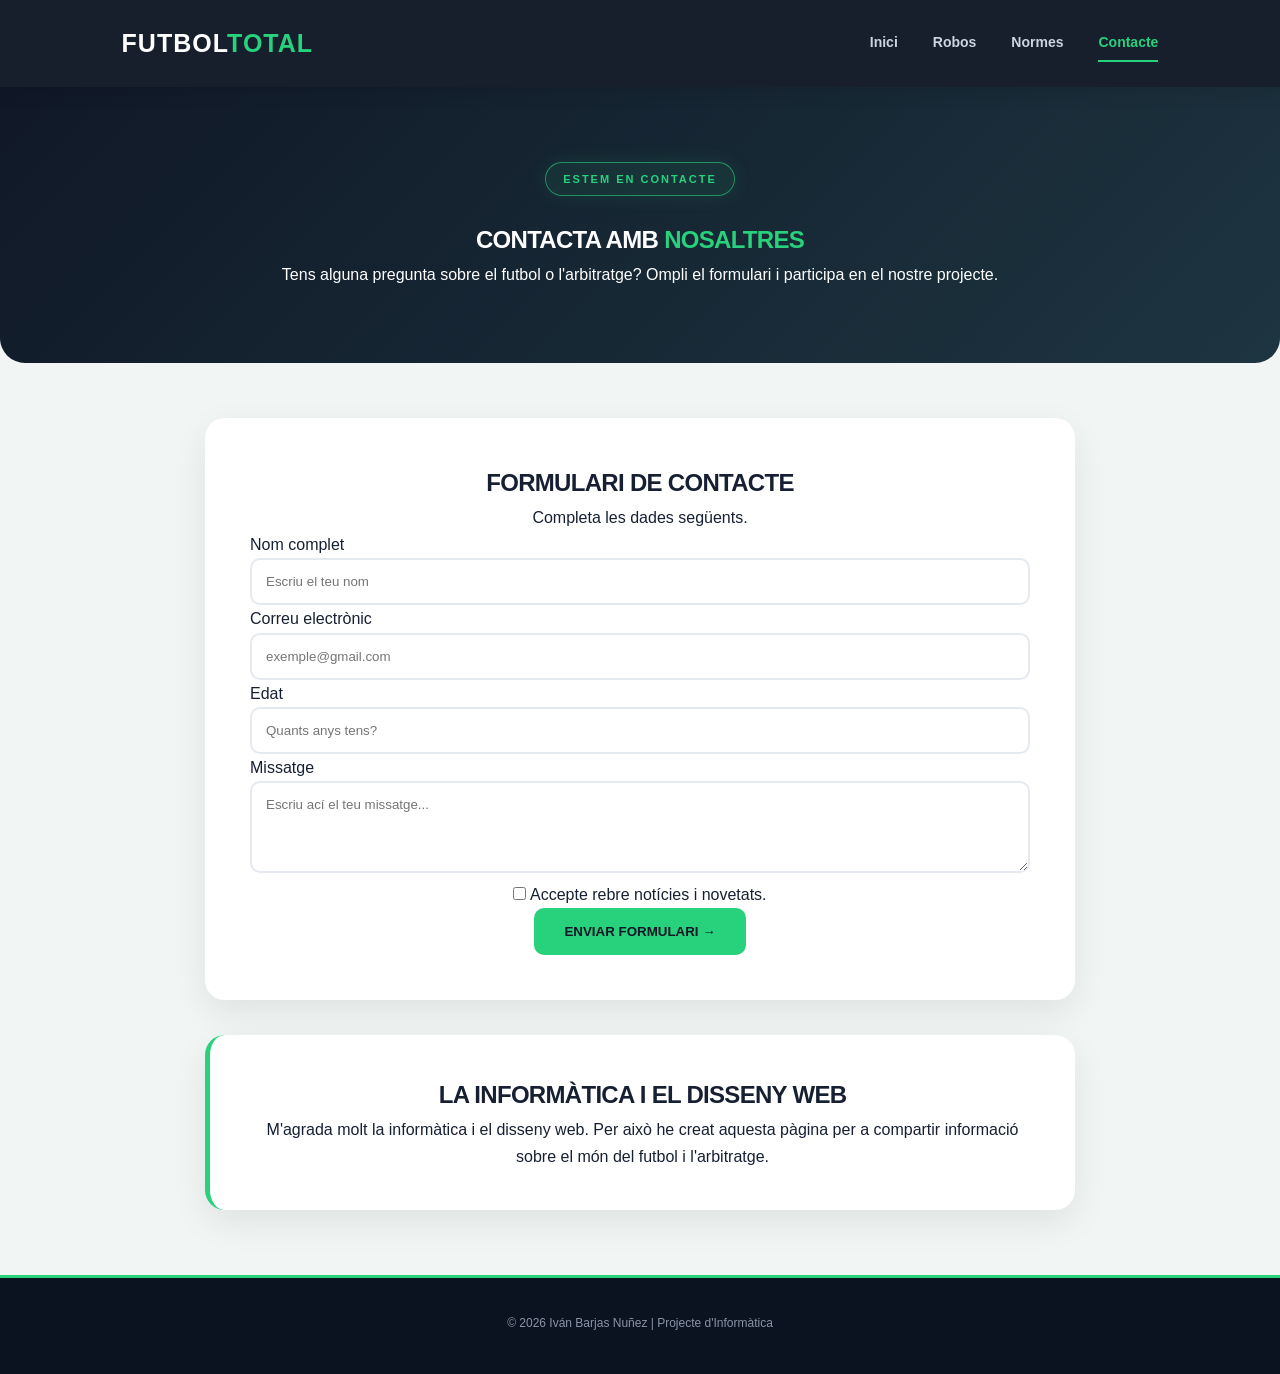
<file: contacte.html>
<!DOCTYPE html>
<html lang="ca">

<head>
    <meta charset="UTF-8">
    <meta name="viewport" content="width=device-width, initial-scale=1.0">
    <title>Contacte | Futbol Total</title>
    <link rel="stylesheet" href="style.css">
</head>

<body>

<header class="header">
    <div class="container nav-container">
        <a href="Index.html" class="logo">
            FUTBOL<span>TOTAL</span>
        </a>

        <nav>
            <a href="index.html">Inici</a>
            <a href="robos.html">Robos</a>
            <a href="normes.html">Normes</a>
            <a href="contacte.html"class="active">Contacte</a>
        </nav>
    </div>
</header>

<section class="formulari-hero">
    <span class="tag">ESTEM EN CONTACTE</span>
    <h1>Contacta amb <span>nosaltres</span></h1>
    <p>
        Tens alguna pregunta sobre el futbol o l'arbitratge?
        Ompli el formulari i participa en el nostre projecte.
    </p>
</section>

<main class="formulari-main">

    <section class="formulari-card">

        <div class="formulari-titol">
            <h2>Formulari de contacte</h2>
            <p>Completa les dades següents.</p>
        </div>

        <form action="#" method="post">

            <div class="camp">
                <label for="nom">Nom complet</label>
                <input
                    type="text"
                    id="nom"
                    name="nom"
                    placeholder="Escriu el teu nom"
                    required>
            </div>

            <div class="camp">
                <label for="email">Correu electrònic</label>
                <input
                    type="email"
                    id="email"
                    name="email"
                    placeholder="exemple@gmail.com"
                    required>
            </div>

            <div class="camp">
                <label for="edat">Edat</label>
                <input
                    type="number"
                    id="edat"
                    name="edat"
                    placeholder="Quants anys tens?"
                    min="1"
                    max="120"
                    required>
            </div>

            <div class="camp">
                <label for="missatge">Missatge</label>
                <textarea
                    id="missatge"
                    name="missatge"
                    rows="4"
                    placeholder="Escriu ací el teu missatge..."></textarea>
            </div>

            <div class="checkbox-camp">
                <input
                    type="checkbox"
                    id="noticies"
                    name="noticies">
                <label for="noticies">
                    Accepte rebre notícies i novetats.
                </label>
            </div>

            <button type="submit" class="enviar">
                Enviar formulari →
            </button>

        </form>

    </section>

    <section class="destacat">
        <h2>La informàtica i el disseny web</h2>
        <p>
            M'agrada molt la informàtica i el disseny web.
            Per això he creat aquesta pàgina per a compartir
            informació sobre el món del futbol i l'arbitratge.
        </p>
    </section>

</main>

<footer>
    <p>© 2026 Iván Barjas Nuñez | Projecte d'Informàtica</p>
</footer>

</body>
</html>
</file>
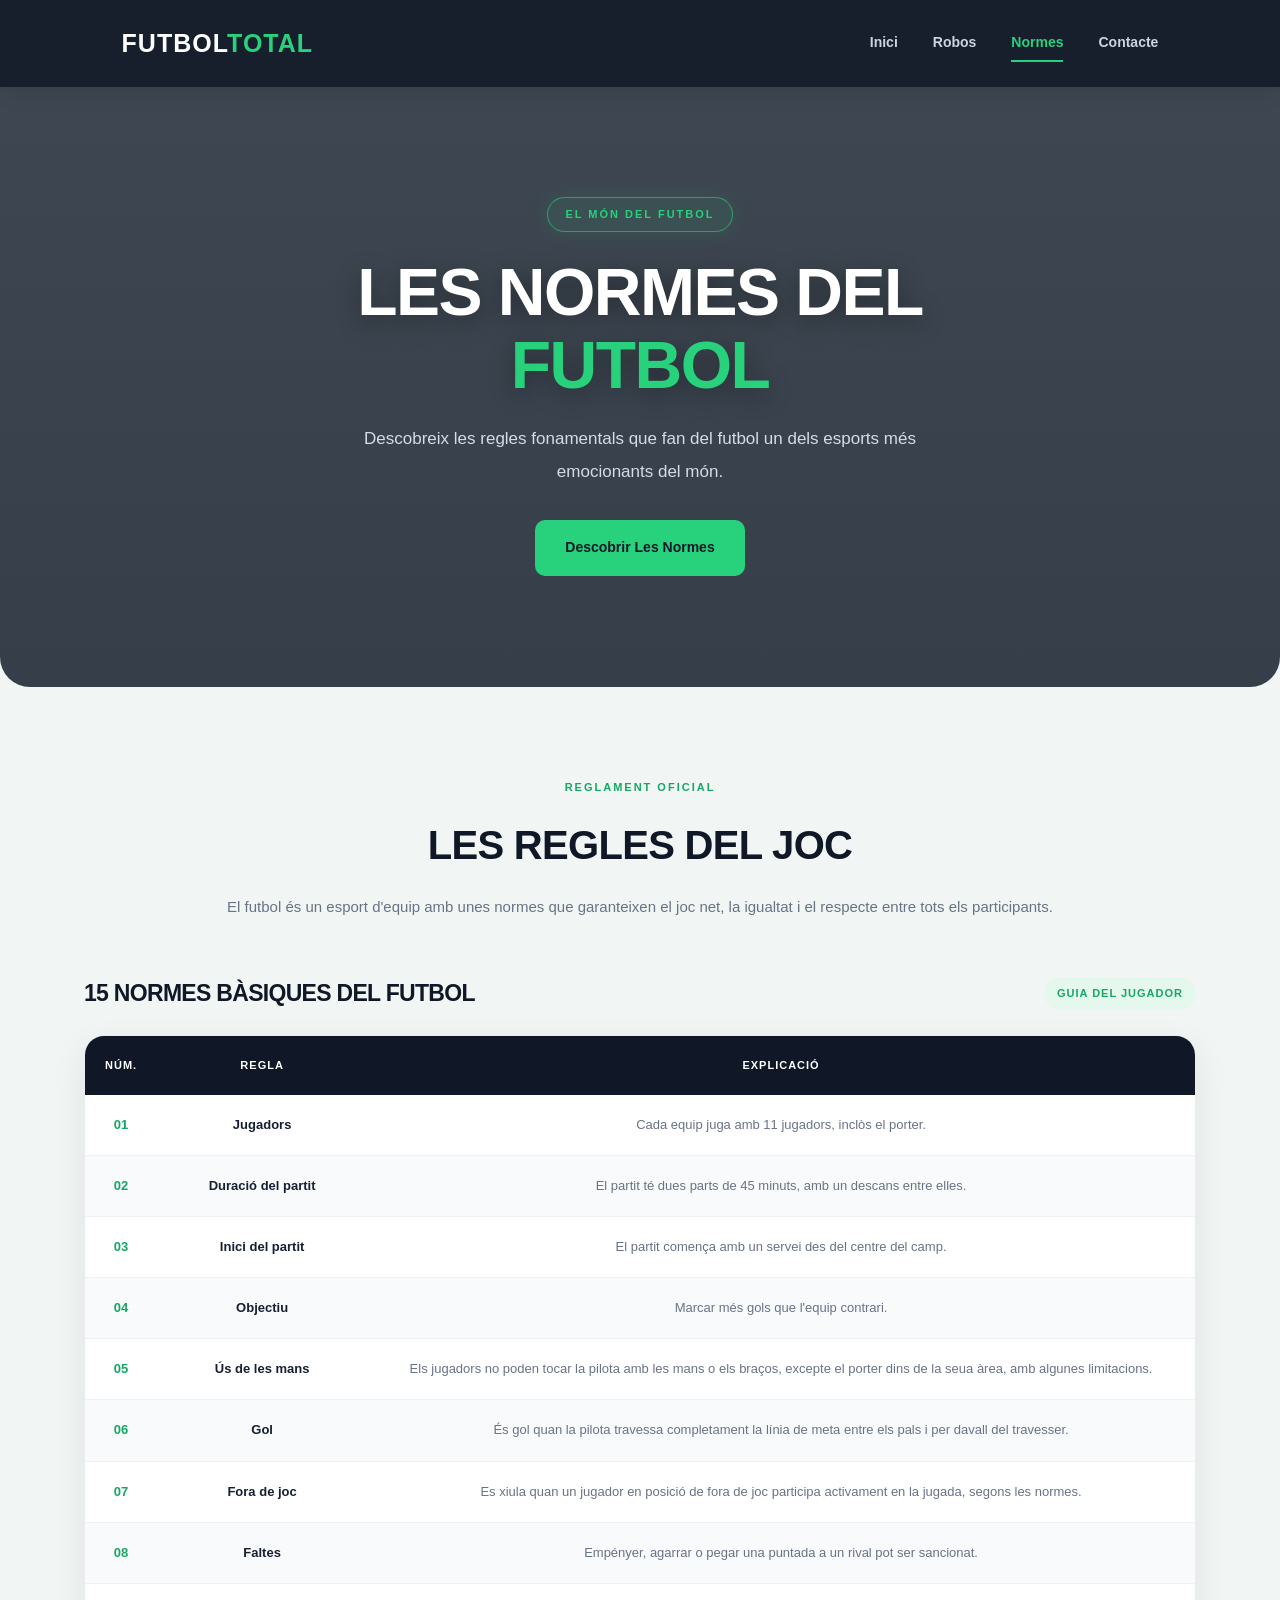
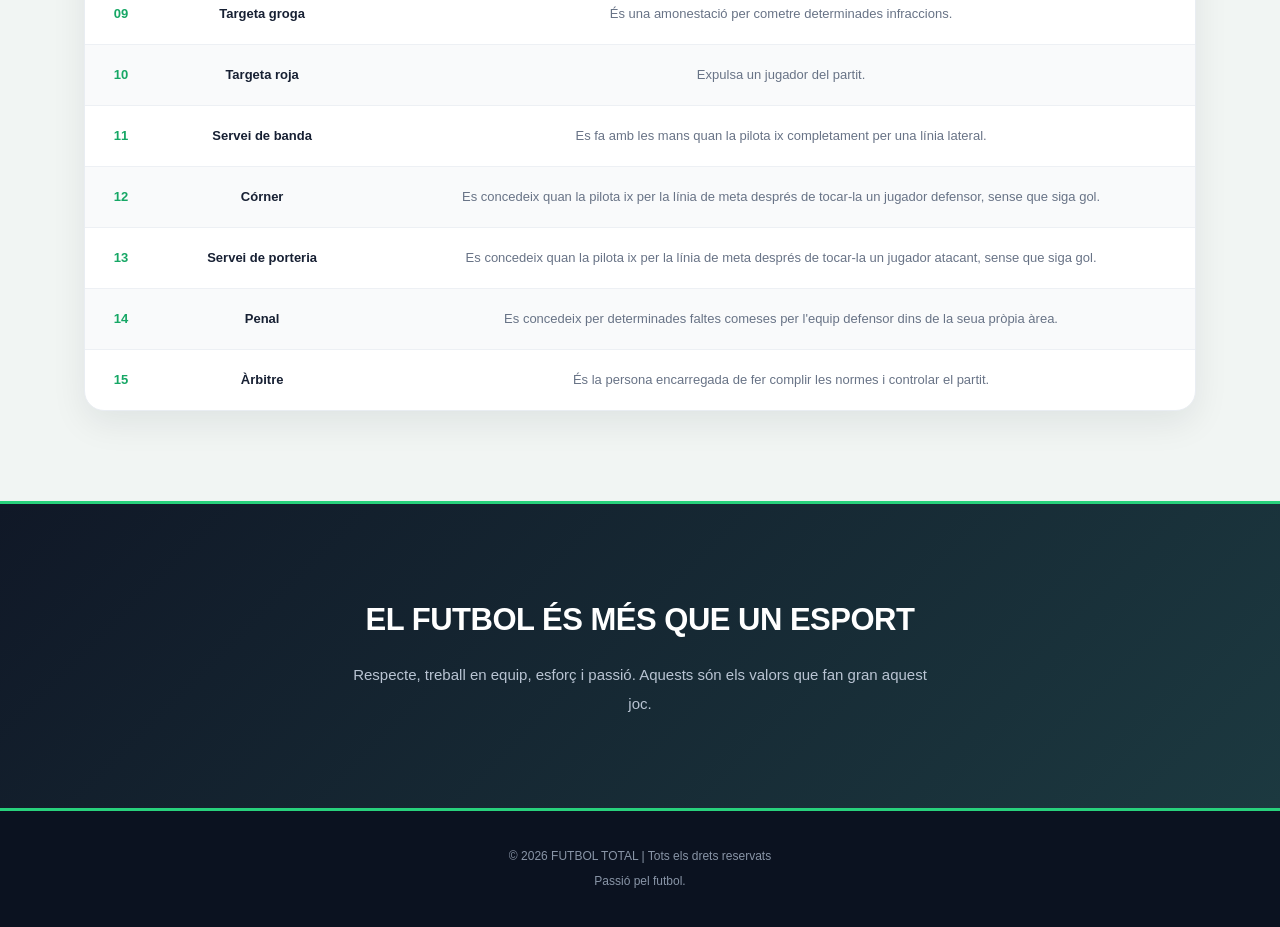
<file: normes.html>
<!DOCTYPE html>
<html lang="ca">
<head>
    <meta charset="UTF-8">
    <meta name="viewport" content="width=device-width, initial-scale=1.0">
    <title>Normes del Futbol | Futbol Total</title>
    <link rel="stylesheet" href="style.css">
</head>

<body>

    <header class="header">
        <div class="container nav-container">
            <a href="Index.html" class="logo">
                FUTBOL<span>TOTAL</span>
            </a>

            <nav>
                <a href="index.html">Inici</a>
                <a href="robos.html">Robos</a>
                <a href="normes.html" class="active">Normes</a>
                <a href="contacte.html">Contacte</a>
            </nav>
        </div>
    </header>

    <main>

        <section class="hero">
            <div class="hero-content">
                <span class="tag">EL MÓN DEL FUTBOL</span>
                <h1>Les Normes Del <span>Futbol</span></h1>
                <p>
                    Descobreix les regles fonamentals que fan del futbol
                    un dels esports més emocionants del món.
                </p>
                <a href="#normes" class="hero-button">
                    Descobrir Les Normes
                </a>
            </div>
        </section>

        <section class="intro" id="normes">
            <span class="section-label">REGLAMENT OFICIAL</span>
            <h2>Les Regles Del Joc</h2>
            <p>
                El futbol és un esport d'equip amb unes normes que
                garanteixen el joc net, la igualtat i el respecte
                entre tots els participants.
            </p>
        </section>

        <section class="rules-container">

            <div class="rules-heading">
                <h3>15 Normes Bàsiques Del Futbol</h3>
                <span>GUIA DEL JUGADOR</span>
            </div>

            <div class="table-wrapper">
                <table>
                    <thead>
                        <tr>
                            <th>NÚM.</th>
                            <th>REGLA</th>
                            <th>EXPLICACIÓ</th>
                        </tr>
                    </thead>

                    <tbody>
                        <tr>
                            <td>01</td>
                            <td>Jugadors</td>
                            <td>Cada equip juga amb 11 jugadors, inclòs el porter.</td>
                        </tr>

                        <tr>
                            <td>02</td>
                            <td>Duració del partit</td>
                            <td>El partit té dues parts de 45 minuts, amb un descans entre elles.</td>
                        </tr>

                        <tr>
                            <td>03</td>
                            <td>Inici del partit</td>
                            <td>El partit comença amb un servei des del centre del camp.</td>
                        </tr>

                        <tr>
                            <td>04</td>
                            <td>Objectiu</td>
                            <td>Marcar més gols que l'equip contrari.</td>
                        </tr>

                        <tr>
                            <td>05</td>
                            <td>Ús de les mans</td>
                            <td>Els jugadors no poden tocar la pilota amb les mans o els braços, excepte el porter dins de la seua àrea, amb algunes limitacions.</td>
                        </tr>

                        <tr>
                            <td>06</td>
                            <td>Gol</td>
                            <td>És gol quan la pilota travessa completament la línia de meta entre els pals i per davall del travesser.</td>
                        </tr>

                        <tr>
                            <td>07</td>
                            <td>Fora de joc</td>
                            <td>Es xiula quan un jugador en posició de fora de joc participa activament en la jugada, segons les normes.</td>
                        </tr>

                        <tr>
                            <td>08</td>
                            <td>Faltes</td>
                            <td>Empényer, agarrar o pegar una puntada a un rival pot ser sancionat.</td>
                        </tr>

                        <tr>
                            <td>09</td>
                            <td>Targeta groga</td>
                            <td>És una amonestació per cometre determinades infraccions.</td>
                        </tr>

                        <tr>
                            <td>10</td>
                            <td>Targeta roja</td>
                            <td>Expulsa un jugador del partit.</td>
                        </tr>

                        <tr>
                            <td>11</td>
                            <td>Servei de banda</td>
                            <td>Es fa amb les mans quan la pilota ix completament per una línia lateral.</td>
                        </tr>

                        <tr>
                            <td>12</td>
                            <td>Córner</td>
                            <td>Es concedeix quan la pilota ix per la línia de meta després de tocar-la un jugador defensor, sense que siga gol.</td>
                        </tr>

                        <tr>
                            <td>13</td>
                            <td>Servei de porteria</td>
                            <td>Es concedeix quan la pilota ix per la línia de meta després de tocar-la un jugador atacant, sense que siga gol.</td>
                        </tr>

                        <tr>
                            <td>14</td>
                            <td>Penal</td>
                            <td>Es concedeix per determinades faltes comeses per l'equip defensor dins de la seua pròpia àrea.</td>
                        </tr>

                        <tr>
                            <td>15</td>
                            <td>Àrbitre</td>
                            <td>És la persona encarregada de fer complir les normes i controlar el partit.</td>
                        </tr>
                    </tbody>
                </table>
            </div>
        </section>

        <section class="final-banner">
            <h2>El futbol és més que un esport</h2>
            <p>
                Respecte, treball en equip, esforç i passió.
                Aquests són els valors que fan gran aquest joc.
            </p>
        </section>

    </main>

    <footer>
        <p>© 2026 FUTBOL TOTAL | Tots els drets reservats</p>
        <p>Passió pel futbol.</p>
    </footer>

</body>
</html>
</file>
<file: style.css>
/* =================================
   CONFIGURACIÓ GENERAL
================================= */

* {
    margin: 0;
    padding: 0;
    box-sizing: border-box;
}

html {
    scroll-behavior: smooth;
}
body {
    cursor: url("https://cdn-icons-png.flaticon.com/32/861/861512.png") 16 16, auto;
}

a, button {
    cursor: url("https://cdn-icons-png.flaticon.com/32/861/861512.png") 16 16, pointer;
}
body {
    font-family: 'Arial', sans-serif;
    background-color: #f5f7f9;
    color: #172033;
    line-height: 1.7;
}

::selection {
    background: #28d17c;
    color: #101827;
}

/* =================================
   MENÚ DE NAVEGACIÓ
================================= */

.header {
    background: #101827;
    padding: 20px 8%;
    position: sticky;
    top: 0;
    z-index: 100;
    box-shadow: 0 4px 20px rgba(0,0,0,0.12);
}

.container {
    max-width: 1200px;
    margin: auto;
}

.nav-container {
    display: flex;
    justify-content: space-between;
    align-items: center;
}

.logo {
    color: white;
    font-size: 25px;
    font-weight: 900;
    text-decoration: none;
    letter-spacing: 1px;
}

.logo span {
    color: #28d17c;
}

nav {
    display: flex;
    gap: 35px;
}

nav a {
    color: #cbd5e1;
    text-decoration: none;
    font-size: 14px;
    font-weight: bold;
    transition: 0.3s;
    position: relative;
}

nav a::after {
    content: "";
    position: absolute;
    width: 0;
    height: 2px;
    background: #28d17c;
    bottom: -7px;
    left: 0;
    transition: 0.3s;
}

nav a:hover::after,
nav a.active::after {
    width: 100%;
}

nav a:hover,
nav a.active {
    color: #28d17c;
}

/* =================================
   PORTADA PRINCIPAL
================================= */

.hero {
    min-height: 520px;

    background:
        linear-gradient(
            rgba(8, 18, 32, 0.76),
            rgba(8, 18, 32, 0.82)
        ),
        url("https://images.unsplash.com/photo-1522778119026-d647f0596c20?auto=format&fit=crop&w=1800&q=85");

    background-size: cover;
    background-position: center;

    display: flex;
    justify-content: center;
    align-items: center;

    padding: 70px 10%;
    text-align: center;
}

.hero-content {
    max-width: 750px;
    width: 100%;
    color: white;
    margin: auto;
}

.tag {
    display: inline-block;
    color: #28d17c;
    border: 1px solid rgba(40, 209, 124, 0.6);
    background: rgba(40, 209, 124, 0.08);
    padding: 7px 17px;
    border-radius: 30px;
    font-size: 11px;
    font-weight: bold;
    letter-spacing: 2px;
    margin-bottom: 24px;
}

.hero h1 {
    font-size: clamp(40px, 6vw, 66px);
    line-height: 1.1;
    margin-bottom: 22px;
    font-weight: 900;
    letter-spacing: -1.5px;
}

.hero h1 span {
    color: #28d17c;
}

.hero p {
    color: #d5dce6;
    font-size: 17px;
    max-width: 570px;
    margin: 0 auto 32px;
}

.hero-button {
    display: inline-block;
    background: #28d17c;
    color: #101827;
    text-decoration: none;
    padding: 14px 28px;
    border-radius: 6px;
    font-size: 14px;
    font-weight: bold;
    transition: 0.3s;
}

.hero-button:hover {
    background: white;
    transform: translateY(-3px);
    box-shadow: 0 8px 20px rgba(0,0,0,0.2);
}

/* =================================
   INTRODUCCIÓ
================================= */

.intro {
    text-align: center;
    max-width: 760px;
    margin: 85px auto 55px;
    padding: 0 20px;
}

.section-label {
    color: #16a765;
    font-size: 11px;
    font-weight: 900;
    letter-spacing: 2px;
}

.intro h2 {
    font-size: 36px;
    color: #101827;
    margin: 12px 0 15px;
    letter-spacing: -0.7px;
}

.intro p {
    color: #687386;
    font-size: 15px;
}

/* =================================
   TAULA DE NORMES
================================= */

.rules-container {
    max-width: 1150px;
    margin: 0 auto 90px;
    padding: 0 20px;
}

.rules-heading {
    display: flex;
    justify-content: space-between;
    align-items: center;
    margin-bottom: 22px;
}

.rules-heading h3 {
    font-size: 23px;
    color: #101827;
}

.rules-heading span {
    color: #16a765;
    font-size: 11px;
    font-weight: bold;
    letter-spacing: 1px;
    background: #e5f8ed;
    padding: 7px 13px;
    border-radius: 30px;
}

.table-wrapper {
    background: white;
    border-radius: 12px;
    overflow-x: auto;
    box-shadow: 0 5px 25px rgba(16, 24, 39, 0.06);
    border: 1px solid #e9edf2;
}

table {
    width: 100%;
    border-collapse: collapse;
    min-width: 650px;
}

thead {
    background: #101827;
    color: white;
}

th {
    padding: 20px;
    text-align: left;
    font-size: 11px;
    letter-spacing: 1px;
    font-weight: 800;
}

td {
    padding: 19px 20px;
    border-bottom: 1px solid #edf0f4;
    font-size: 13px;
    color: #687386;
}

td:first-child {
    color: #16a765;
    font-weight: 900;
    width: 70px;
}

td:nth-child(2) {
    font-weight: bold;
    color: #172033;
    width: 210px;
}

tbody tr {
    transition: background 0.25s;
}

tbody tr:nth-child(even) {
    background: #f9fafb;
}

tbody tr:hover {
    background: #effaf4;
}

tbody tr:last-child td {
    border-bottom: none;
}
/* =================================
   IMÁGENES REDONDEADAS Y MINIMALISTAS
================================= */

img {
    width: 100%;
    border-radius: 18px;
    object-fit: cover;
    transition: transform 0.4s ease, box-shadow 0.4s ease;
}

/* EFECTO AL PASAR EL RATÓN */

img:hover {
    transform: scale(1.02);
    box-shadow: 0 10px 25px rgba(0, 0, 0, 0.12);
}

/* IMÁGENES DE LAS NOTICIAS O CASOS */

.caso img {
    border-radius: 20px;
    height: 280px;
    object-fit: cover;
}

/* IMÁGENES DE LA PORTADA */

.hero {
    overflow: hidden;
}

/* IMÁGENES RESPONSIVE */

@media (max-width: 700px) {
    .caso img {
        height: 220px;
        border-radius: 15px;
    }
}
/* =================================
   BLOC FINAL
================================= */

.final-banner {
    background: #101827;
    color: white;
    text-align: center;
    padding: 75px 20px;
    border-top: 3px solid #28d17c;
}

.final-banner h2 {
    font-size: 31px;
    margin-bottom: 14px;
    letter-spacing: -0.5px;
}

.final-banner p {
    color: #b9c4d3;
    font-size: 15px;
    max-width: 600px;
    margin: auto;
}

/* =================================
   PEU DE PÀGINA
================================= */

footer {
    background: #0b1220;
    color: #8995a7;
    text-align: center;
    padding: 27px 15px;
    font-size: 12px;
}

footer p:first-child {
    margin-bottom: 5px;
}
/* =================================
   TEXTOS CENTRADOS Y MAYÚSCULAS
================================= */

/* Centrar los textos generales */
body {
    text-align: center;
}

/* Menú de navegación */
nav {
    justify-content: center;
}

/* Títulos principales */
h1, h2, h3 {
    text-align: center;
    text-transform: uppercase;
}

/* Etiquetas y textos destacados */
.tag,
.section-label,
.rules-heading span {
    text-transform: uppercase;
    text-align: center;
}

/* Introducción */
.intro {
    text-align: center;
}

/* Tablas */
th, td {
    text-align: center;
}

/* Formularios */
.formulari-hero,
.formulari-titol,
.formulari-card,
.destacat {
    text-align: center;
}

/* Campos del formulario */
.camp {
    text-align: left;
}

.camp input,
.camp textarea {
    width: 100%;
}

/* Botón */
.enviar {
    text-transform: uppercase;
}

/* Pie de página */
footer {
    text-align: center;
}

/* Adaptación a móviles */
@media (max-width: 700px) {
    h1, h2, h3 {
        text-align: center;
    }

    nav {
        justify-content: center;
    }
}

/* =================================
   MÁRGENES LATERALES DE LA PÁGINA
================================= */

body {
    padding-left: 40px;
    padding-right: 40px;
}

/* Adaptación a móviles */
@media (max-width: 700px) {

    body {
        padding-left: 15px;
        padding-right: 15px;
    }

}

/* ==========================================
   FUTBOL TOTAL - DISEÑO VISUAL PREMIUM
========================================== */

/* ESTILO GENERAL */

body {
    padding: 0;
    background: #f1f5f3;
    overflow-x: hidden;
}

.container,
.intro,
.rules-container,
.formulari-main {
    width: 90%;
    max-width: 1200px;
    margin-left: auto;
    margin-right: auto;
}

/* ANIMACIONES GENERALES */

@keyframes aparecer {
    from {
        opacity: 0;
        transform: translateY(30px);
    }

    to {
        opacity: 1;
        transform: translateY(0);
    }
}

.hero-content,
.formulari-hero,
.intro,
.formulari-card,
.destacat {
    animation: aparecer 0.9s ease both;
}

/* MENÚ MÁS MODERNO */

.header {
    background: rgba(16, 24, 39, 0.97);
    backdrop-filter: blur(12px);
    padding: 22px 5%;
}

.logo {
    transition: 0.3s ease;
}

.logo:hover {
    transform: scale(1.06);
}

nav a {
    transition: all 0.3s ease;
}

nav a:hover {
    transform: translateY(-3px);
}

/* PORTADA MÁS IMPACTANTE */

.hero {
    min-height: 600px;
    border-radius: 0 0 30px 30px;
    background-attachment: fixed;
}

.hero h1 {
    text-shadow: 0 5px 25px rgba(0, 0, 0, 0.4);
}

.hero p {
    line-height: 1.9;
}

/* ETIQUETAS VERDES */

.tag {
    box-shadow: 0 0 20px rgba(40, 209, 124, 0.12);
    transition: 0.3s;
}

.tag:hover {
    background: #28d17c;
    color: #101827;
}

/* TÍTULOS */

h1,
h2,
h3 {
    letter-spacing: -0.7px;
}

.intro h2 {
    font-size: clamp(28px, 4vw, 40px);
}

h2 span,
h1 span {
    color: #28d17c;
}

/* TARJETAS Y CONTENEDORES */

.formulari-card,
.destacat,
.table-wrapper {
    border-radius: 20px;
    box-shadow: 0 12px 35px rgba(16, 24, 39, 0.08);
    transition: transform 0.3s ease,
                box-shadow 0.3s ease;
}

.formulari-card:hover,
.destacat:hover,
.table-wrapper:hover {
    transform: translateY(-5px);
    box-shadow: 0 18px 40px rgba(16, 24, 39, 0.13);
}

/* IMÁGENES */

img {
    border-radius: 20px;
    transition: transform 0.5s ease,
                box-shadow 0.5s ease;
}

img:hover {
    transform: scale(1.04);
    box-shadow: 0 15px 35px rgba(16, 24, 39, 0.18);
}

/* BOTONES */

.hero-button,
.enviar {
    border: none;
    border-radius: 10px;
    background: #28d17c;
    color: #101827;
    font-weight: 900;
    padding: 16px 30px;
    cursor: pointer;
    transition: all 0.3s ease;
}

.hero-button:hover,
.enviar:hover {
    background: #101827;
    color: #28d17c;
    transform: translateY(-5px);
    box-shadow: 0 10px 25px rgba(40, 209, 124, 0.25);
}

/* FORMULARIO */

.formulari-hero {
    padding: 75px 25px;
    background: linear-gradient(135deg, #101827, #1d3540);
    color: white;
    border-radius: 0 0 25px 25px;
}

.formulari-main {
    max-width: 900px;
    padding: 30px 15px;
}

.formulari-card {
    background: white;
    padding: 45px;
    margin: 25px auto;
}

.camp input,
.camp textarea {
    border: 2px solid #e5eaf0;
    border-radius: 10px;
    padding: 14px;
    font-family: Arial, sans-serif;
    transition: border 0.3s, box-shadow 0.3s;
}

.camp input:focus,
.camp textarea:focus {
    outline: none;
    border-color: #28d17c;
    box-shadow: 0 0 0 4px rgba(40, 209, 124, 0.12);
}

/* APARTADO DESTACADO */

.destacat {
    background: white;
    padding: 40px;
    border-left: 5px solid #28d17c;
    margin: 35px auto;
}

.destacat-icon,
.formulari-icon {
    font-size: 42px;
    margin-bottom: 15px;
}

/* TABLAS */

.table-wrapper {
    overflow: hidden;
}

tbody tr {
    transition: all 0.25s ease;
}

tbody tr:hover {
    background: #dff8e9;
    transform: scale(1.005);
}

/* BLOQUE FINAL */

.final-banner {
    background: linear-gradient(135deg, #101827, #1c3940);
    padding: 90px 25px;
}

.final-banner h2 {
    color: white;
}

.final-banner p {
    line-height: 1.9;
}

/* PIE DE PÁGINA */

footer {
    border-top: 3px solid #28d17c;
    background: #0b1220;
    padding: 35px 20px;
}

/* RESPONSIVE */

@media (max-width: 700px) {

    .container,
    .intro,
    .rules-container,
    .formulari-main {
        width: 94%;
    }

    .hero {
        min-height: 450px;
        background-attachment: scroll;
        border-radius: 0 0 20px 20px;
    }

    .formulari-hero {
        padding: 55px 18px;
    }

    .formulari-card {
        padding: 25px 18px;
    }

    .destacat {
        padding: 25px 18px;
    }

    .final-banner {
        padding: 60px 20px;
    }

}

/* ACCESIBILIDAD: REDUCIR MOVIMIENTO */

@media (prefers-reduced-motion: reduce) {

    *,
    *::before,
    *::after {
        animation-duration: 0.01ms !important;
        transition-duration: 0.01ms !important;
        scroll-behavior: auto !important;
    }

}

/* =================================
   DISSENY PER A MÒBILS
================================= */

@media (max-width: 700px) {

    .header {
        padding: 18px 5%;
    }

    .nav-container {
        flex-direction: column;
        gap: 18px;
    }

    nav {
        gap: 19px;
        flex-wrap: wrap;
        justify-content: center;
    }

    nav a {
        font-size: 12px;
    }

    .hero {
        min-height: 430px;
        padding: 55px 7%;
    }

    .hero h1 {
        font-size: 42px;
    }

    .hero p {
        font-size: 15px;
    }

    .intro {
        margin: 60px auto 40px;
    }

    .intro h2 {
        font-size: 29px;
    }

    .rules-heading {
        flex-direction: column;
        align-items: flex-start;
        gap: 12px;
    }

    .rules-heading h3 {
        font-size: 20px;
    }

    th, td {
        padding: 15px;
    }

    .final-banner {
        padding: 55px 20px;
    }

    .final-banner h2 {
        font-size: 25px;
    }
}
</file>
